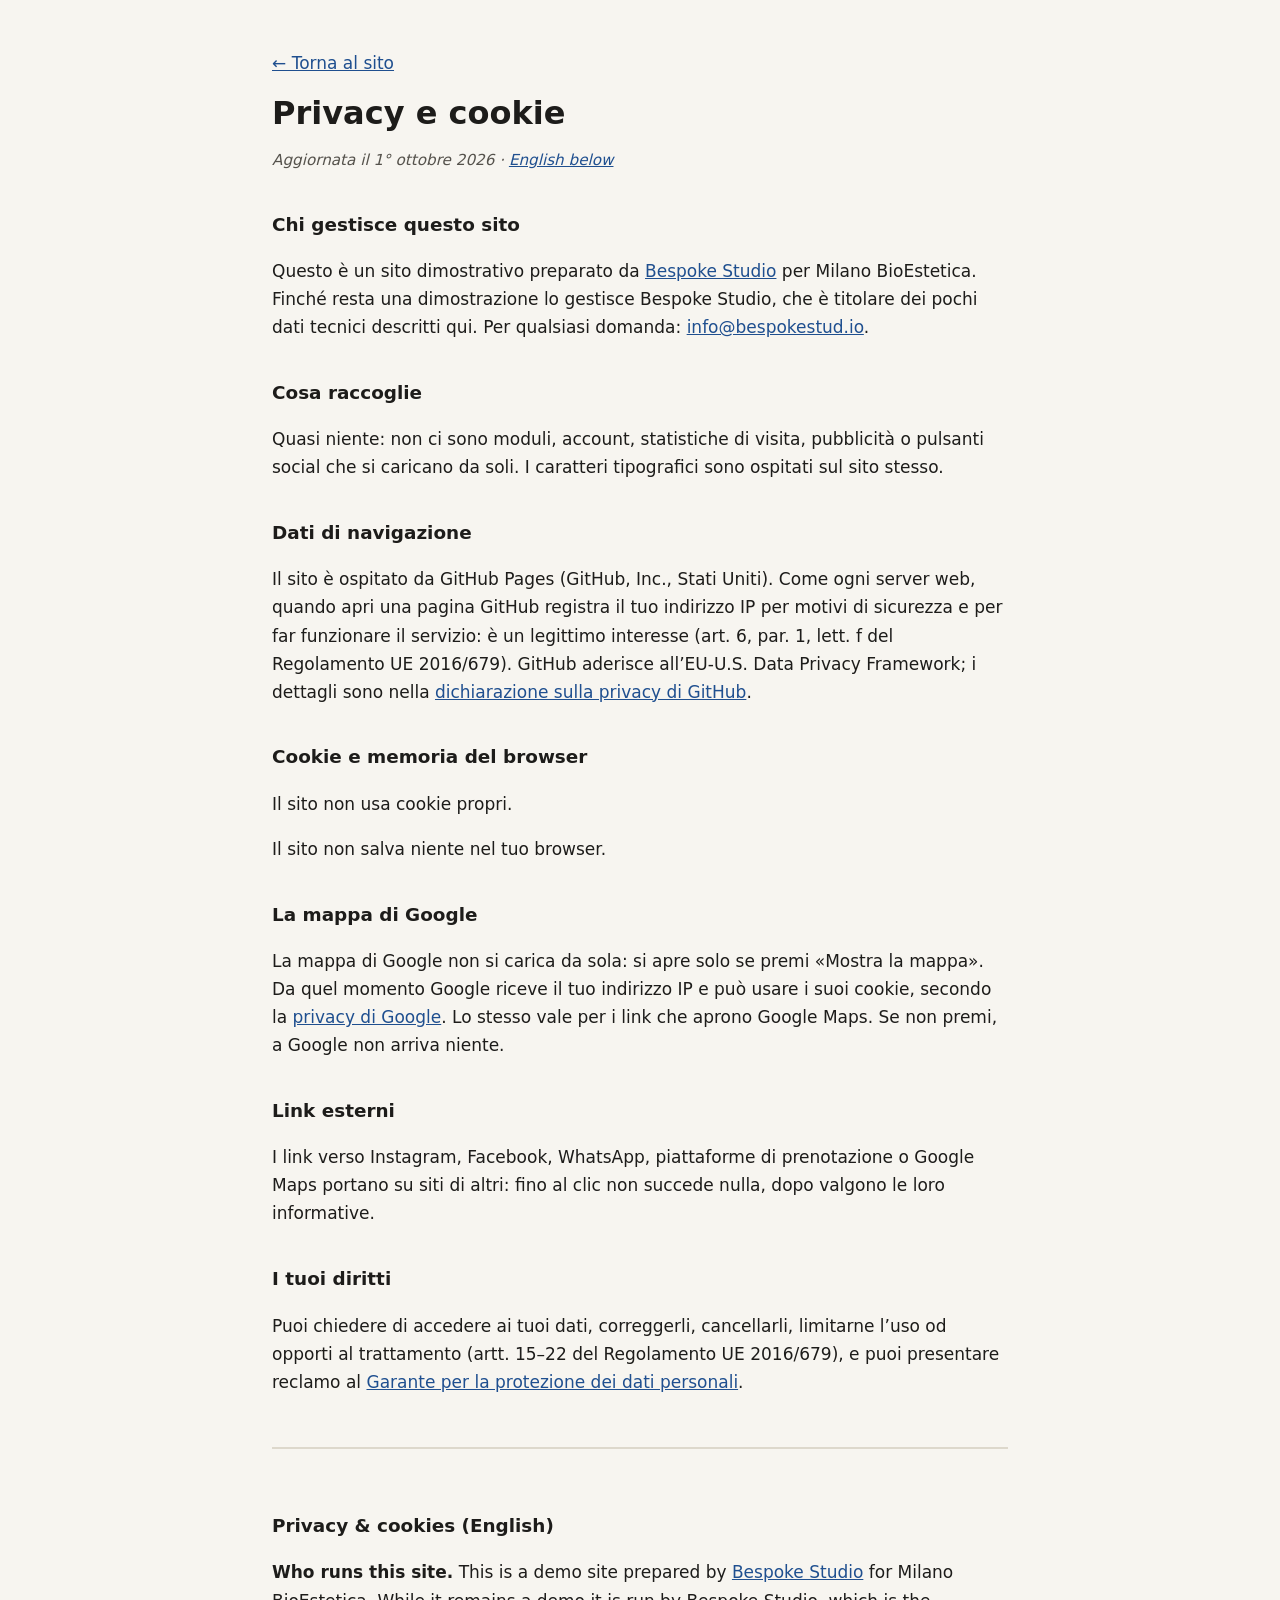
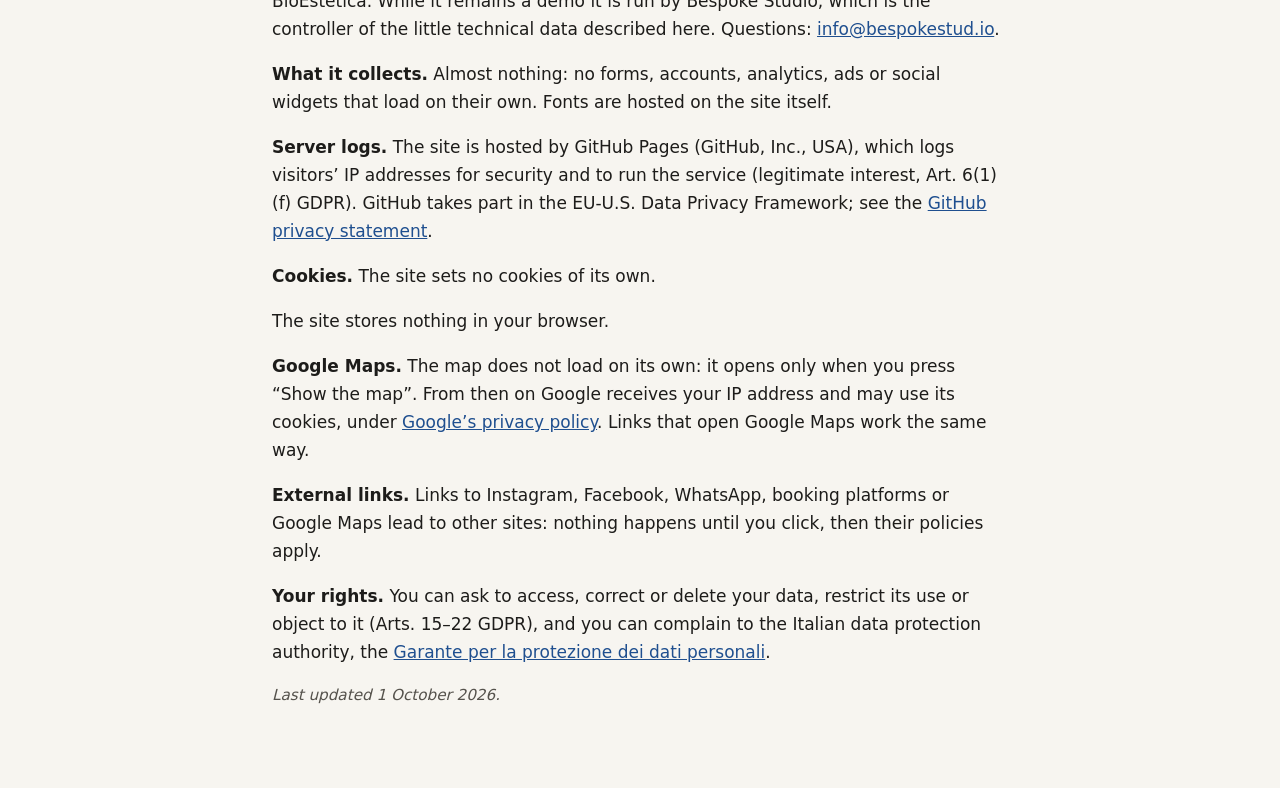
<file: privacy.html>
<!DOCTYPE html>
<html lang="it">
<head>
  <meta charset="UTF-8">
  <meta name="viewport" content="width=device-width, initial-scale=1.0">
  <meta name="robots" content="noindex">
  <title>Privacy e cookie · Milano BioEstetica</title>
  <meta name="description" content="Informativa privacy e cookie del sito Milano BioEstetica.">
  <style>
    body { margin: 0; background: #f7f5f0; color: #1d1c1a; font: 17px/1.65 system-ui, -apple-system, "Segoe UI", Roboto, sans-serif; }
    main { max-width: 46rem; margin: 0 auto; padding: 32px 20px 64px; }
    h1 { font-size: 2rem; line-height: 1.2; margin: 0.4em 0 0.2em; }
    h2 { font-size: 1.15rem; margin: 2em 0 0.4em; }
    a { color: #1f4f8f; }
    .data { color: #55524c; font-style: italic; font-size: 0.95rem; }
    .en { margin-top: 3em; padding-top: 1.5em; border-top: 2px solid #ddd8cc; }
    code { font-size: 0.9em; background: #ebe7dc; padding: 0 4px; border-radius: 3px; }
  </style>
</head>
<body>
<main>
  <p><a href="index.html">← Torna al sito</a></p>
  <h1>Privacy e cookie</h1>
  <p class="data">Aggiornata il 1° ottobre 2026 · <a href="#english" lang="en">English below</a></p>
  <h2>Chi gestisce questo sito</h2>
  <p>Questo è un sito dimostrativo preparato da <a href="https://bespokestud.io" rel="noopener">Bespoke Studio</a> per Milano BioEstetica. Finché resta una dimostrazione lo gestisce Bespoke Studio, che è titolare dei pochi dati tecnici descritti qui. Per qualsiasi domanda: <a href="mailto:info@bespokestud.io">info@bespokestud.io</a>.</p>
  <h2>Cosa raccoglie</h2>
  <p>Quasi niente: non ci sono moduli, account, statistiche di visita, pubblicità o pulsanti social che si caricano da soli. I caratteri tipografici sono ospitati sul sito stesso.</p>
  <h2>Dati di navigazione</h2>
  <p>Il sito è ospitato da GitHub Pages (GitHub, Inc., Stati Uniti). Come ogni server web, quando apri una pagina GitHub registra il tuo indirizzo IP per motivi di sicurezza e per far funzionare il servizio: è un legittimo interesse (art. 6, par. 1, lett. f del Regolamento UE 2016/679). GitHub aderisce all’EU-U.S. Data Privacy Framework; i dettagli sono nella <a href="https://docs.github.com/site-policy/privacy-policies/github-general-privacy-statement" rel="noopener">dichiarazione sulla privacy di GitHub</a>.</p>
  
  <h2>Cookie e memoria del browser</h2>
  <p>Il sito non usa cookie propri.</p>
  <p>Il sito non salva niente nel tuo browser.</p>
  <h2>La mappa di Google</h2>
  <p>La mappa di Google non si carica da sola: si apre solo se premi «Mostra la mappa». Da quel momento Google riceve il tuo indirizzo IP e può usare i suoi cookie, secondo la <a href="https://policies.google.com/privacy?hl=it" rel="noopener">privacy di Google</a>. Lo stesso vale per i link che aprono Google Maps. Se non premi, a Google non arriva niente.</p>
  <h2>Link esterni</h2>
  <p>I link verso Instagram, Facebook, WhatsApp, piattaforme di prenotazione o Google Maps portano su siti di altri: fino al clic non succede nulla, dopo valgono le loro informative.</p>
  
  <h2>I tuoi diritti</h2>
  <p>Puoi chiedere di accedere ai tuoi dati, correggerli, cancellarli, limitarne l’uso od opporti al trattamento (artt. 15–22 del Regolamento UE 2016/679), e puoi presentare reclamo al <a href="https://www.garanteprivacy.it" rel="noopener">Garante per la protezione dei dati personali</a>.</p>
  <div class="en" id="english" lang="en">
    <h2>Privacy &amp; cookies (English)</h2>
    <p><strong>Who runs this site.</strong> This is a demo site prepared by <a href="https://bespokestud.io" rel="noopener">Bespoke Studio</a> for Milano BioEstetica. While it remains a demo it is run by Bespoke Studio, which is the controller of the little technical data described here. Questions: <a href="mailto:info@bespokestud.io">info@bespokestud.io</a>.</p>
    <p><strong>What it collects.</strong> Almost nothing: no forms, accounts, analytics, ads or social widgets that load on their own. Fonts are hosted on the site itself.</p>
    <p><strong>Server logs.</strong> The site is hosted by GitHub Pages (GitHub, Inc., USA), which logs visitors’ IP addresses for security and to run the service (legitimate interest, Art. 6(1)(f) GDPR). GitHub takes part in the EU-U.S. Data Privacy Framework; see the <a href="https://docs.github.com/site-policy/privacy-policies/github-general-privacy-statement" rel="noopener">GitHub privacy statement</a>.</p>
    
    <p><strong>Cookies.</strong> The site sets no cookies of its own.</p>
    <p>The site stores nothing in your browser.</p>
    <p><strong>Google Maps.</strong> The map does not load on its own: it opens only when you press “Show the map”. From then on Google receives your IP address and may use its cookies, under <a href="https://policies.google.com/privacy?hl=en" rel="noopener">Google’s privacy policy</a>. Links that open Google Maps work the same way.</p>
    <p><strong>External links.</strong> Links to Instagram, Facebook, WhatsApp, booking platforms or Google Maps lead to other sites: nothing happens until you click, then their policies apply.</p>
    
    <p><strong>Your rights.</strong> You can ask to access, correct or delete your data, restrict its use or object to it (Arts. 15–22 GDPR), and you can complain to the Italian data protection authority, the <a href="https://www.garanteprivacy.it" rel="noopener">Garante per la protezione dei dati personali</a>.</p>
    <p class="data">Last updated 1 October 2026.</p>
  </div>
</main>
</body>
</html>
</file>
